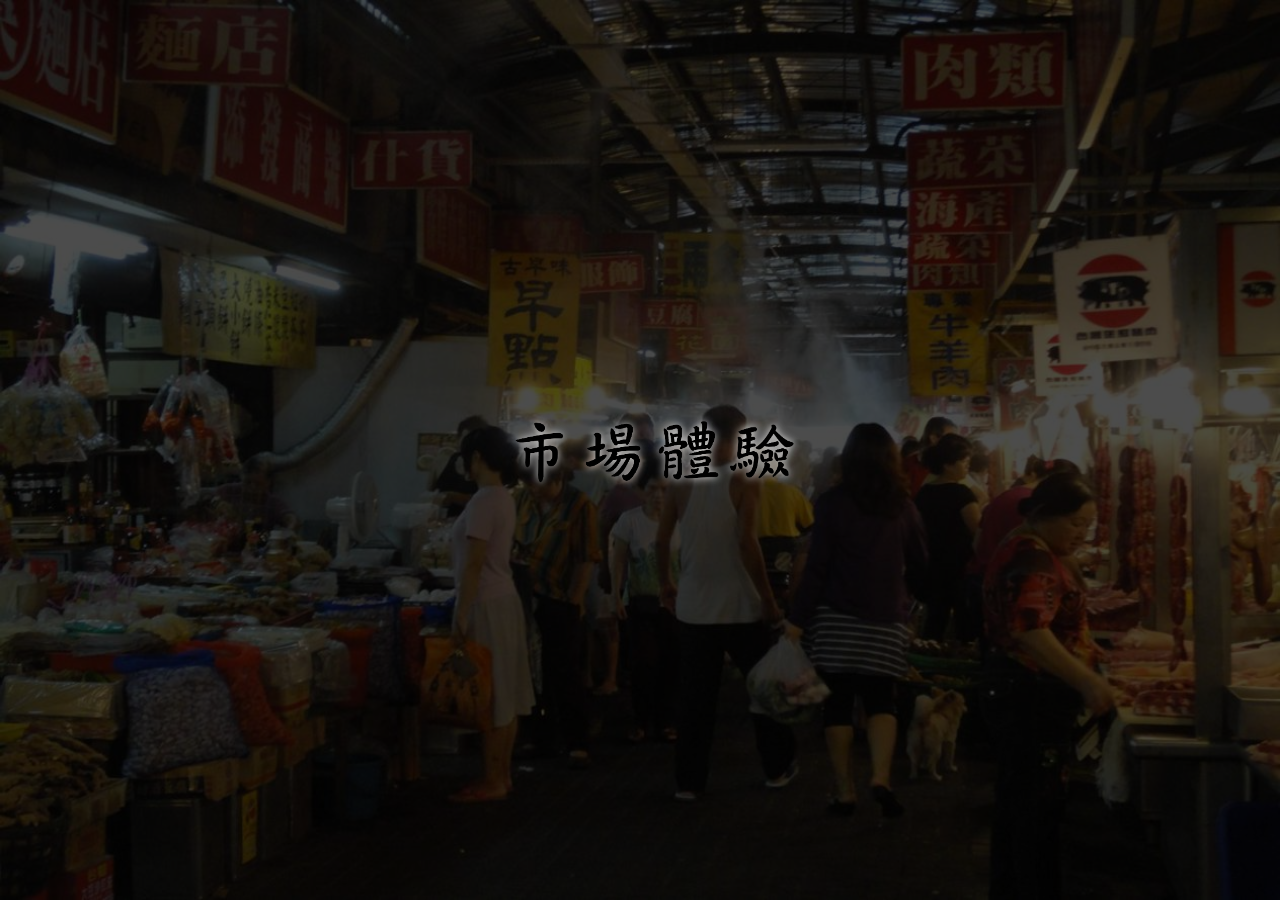
<file: index.html>
<!DOCTYPE html>
<html>
	<head>
		<meta charset="utf-8">
		<link href="./css/style.css" rel="stylesheet">
		<script type="text/javascript" src="./js/jquery-2.2.1.min.js"></script>
	</head>
	<body>
		<div id=first_page">

			<div id="bg_img" class="wrapper">
				<img class="img" src="./pic/main_page.jpg">
			</div>

			<div id="bg_cover" class="cover">
			</div>

			<div id="name_tag" class="active_area">
				<img id="name_photo" src="./pic/title.png">
			</div>

			<div id="entry_tag" class="active_area">
				<p>-ENTER-</p>
			</div>

		<script type="text/javascript" src="./js/main.js"></script>
		</div>
	</body>
</html>
</file>
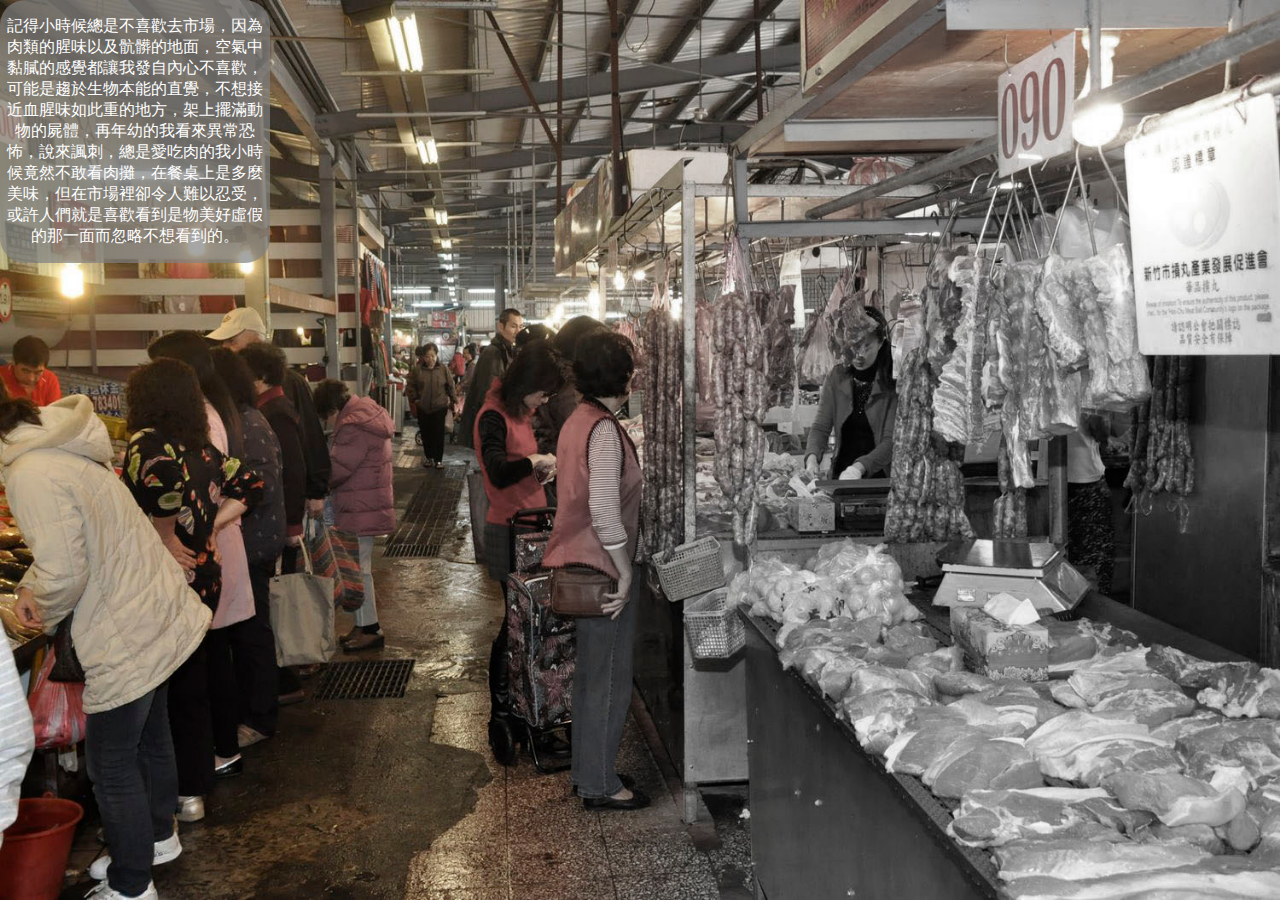
<file: page1.html>
<!DOCTYPE html>
<html>
	<head>
		<meta charset="utf-8">
		<link href="./css/style.css" rel="stylesheet">
	</head>
	<body>
		<div id="second_page">

			<div id="upper-level" class="wrapper second_page">
				<img class="img" src="./pic/gray_meat.jpg">
				<div class="word-box">
					<p class="inner-box">記得小時候總是不喜歡去市場，因為肉類的腥味以及骯髒的地面，空氣中黏膩的感覺都讓我發自內心不喜歡，可能是趨於生物本能的直覺，不想接近血腥味如此重的地方，架上擺滿動物的屍體，再年幼的我看來異常恐怖，說來諷刺，總是愛吃肉的我小時候竟然不敢看肉攤，在餐桌上是多麼美味，但在市場裡卻令人難以忍受，或許人們就是喜歡看到是物美好虛假的那一面而忽略不想看到的。
					</p>
				</div>
			</div>
		
		<!--
			<div id="lower-level" class="wrapper second_page">
				<img class="img" src="./pic/meat.png">
				<p>
				</p>
			</div>
		-->
		</div>
	</body>
</html>
</file>
<file: css/style.css>
p {
	color: #fff;
}

/* ============================================ */

/* img wrapper by div */
.wrapper, .cover {
	position: absolute;
	top: 0%;
	left: 0%;
	bottom: 0%;
	right: 0%;
}


div#name_tag,  div#entry_tag {
	position: absolute;
	margin: auto;
	width: 300px;
	height: 100px;

	top: 0;
	left: 0;
	bottom: 0;
	right: 0;
}

div#name_tag {
	opacity: 1;
}

div#entry_tag {
	opacity: 0;
}

/* content in div.wrapeer */
.wrapper .img {
	position: absolute;
	top: 0%;
	left: 0%;
	bottom: 0%;
	right: 0%;

	margin: auto;

	min-width: 100%;
	max-width: 100%;
	min-height: 100%;
	max-height: 100%;
}

div#name_tag img#name_photo {
	position: absolute;
	top: 0%;
	left: 0%;
	bottom: 0%;
	right: 0%;
	margin: auto;

	height: 100px;
}

div#entry_tag p {
	position: absolute;

	top: 0%;
	left: 0%;
	bottom: 0%;
	right: 0%;

	margin: auto;

	height: 100px;

	text-align: center;
	font-size: 450%;
}

.word-box {
	position: absolute;
	height: auto;
	width: 270px;
	max-height: 400px;
	background: rgba(128,128,128, 0.7);
	border-radius: 25px;
}

p.inner-box {
	text-align: center;
	font-size: 16px;
}

/* darken img */
.cover {
	background: black;
	opacity: 0.7;
}

/* ============================================ */

/* z-index */
.first_page {
	z-index: 0;
}

.second_page {
	z-index: -1;
}

.cover {
	z-index: 1;
}

#name_tag {
	z-index: 2;
}

#entry_tag {
	z-index: -1;
}

div#first_page {
	z-index: 1;
}

div#second_page {
	z-index: -1;
}

/* ============================================= */


/* ============================================= */
</file>
